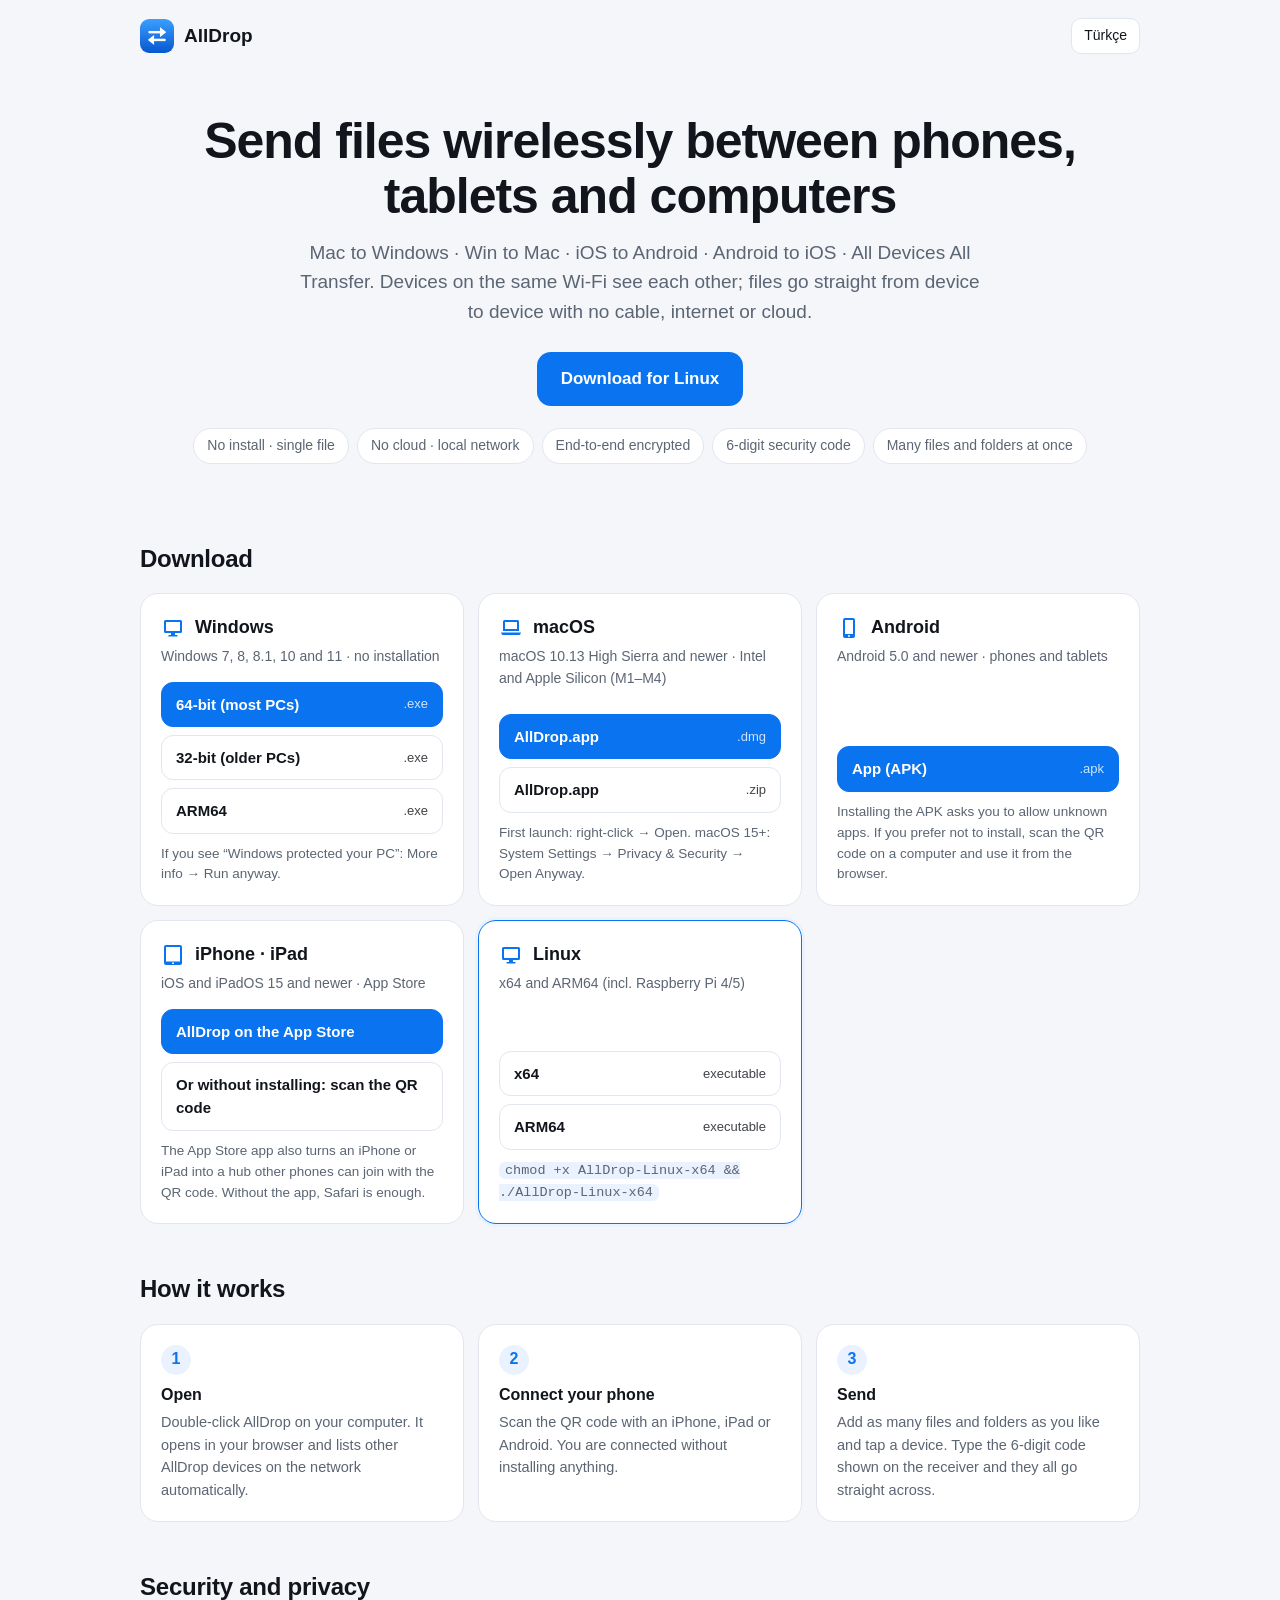
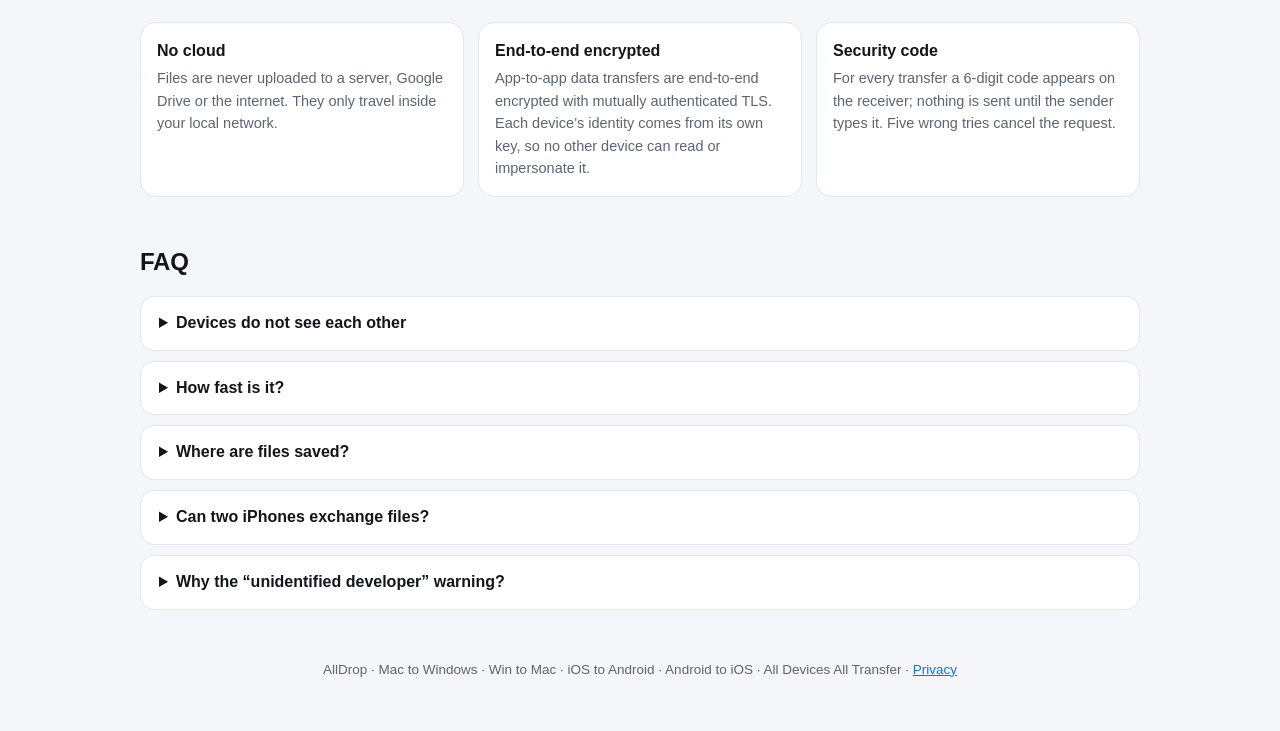
<file: docs/index.html>
<!doctype html>
<html lang="tr">
<head>
<meta charset="utf-8">
<meta name="viewport" content="width=device-width, initial-scale=1">
<title>AllDrop: All Device</title>
<meta name="description" content="Windows, Mac, Android, iPhone ve iPad arasında AirDrop gibi kablosuz dosya paylaşımı. Kurulum yok, bulut yok.">
<link rel="icon" type="image/png" href="icon-64.png">
<style>
:root {
  --bg: #f4f6fa; --card: #ffffff; --ink: #12161c; --muted: #5b6573; --line: #e2e6ee;
  --accent: #0a74f0; --accent-ink: #ffffff; --soft: #eaf2ff; --ok: #0f8a55;
}
@media (prefers-color-scheme: dark) {
  :root:not([data-theme="light"]) {
    --bg: #0e1116; --card: #161a21; --ink: #e9edf2; --muted: #9ba5b3; --line: #262d38;
    --accent: #3d95ff; --accent-ink: #ffffff; --soft: #15233a; --ok: #5fd39a;
  }
}
* { box-sizing: border-box; }
body { margin: 0; background: var(--bg); color: var(--ink); font: 16px/1.55 -apple-system, BlinkMacSystemFont, "Segoe UI", Roboto, "Helvetica Neue", Arial, sans-serif; }
a { color: var(--accent); }
.wrap { max-width: 1040px; margin: 0 auto; padding: 0 20px; }
header { display: flex; align-items: center; justify-content: space-between; padding: 18px 0; }
.logo { display: flex; align-items: center; gap: 10px; font-weight: 700; font-size: 19px; }
.logo img { width: 34px; height: 34px; border-radius: 9px; }
.lang { border: 1px solid var(--line); background: var(--card); color: var(--ink); border-radius: 10px; padding: 6px 12px; font: inherit; font-size: 14px; cursor: pointer; }
.hero { padding: 42px 0 30px; text-align: center; }
.hero h1 { font-size: clamp(30px, 5vw, 50px); line-height: 1.1; margin: 0 0 14px; letter-spacing: -.02em; }
.hero p { color: var(--muted); font-size: clamp(16px, 2.2vw, 19px); max-width: 700px; margin: 0 auto 26px; }
.cta { display: inline-flex; align-items: center; gap: 10px; background: var(--accent); color: var(--accent-ink); text-decoration: none; font-weight: 650; padding: 14px 24px; border-radius: 14px; font-size: 17px; }
.cta small { font-weight: 500; opacity: .85; }
.cta-note { color: var(--muted); font-size: 14px; margin-top: 12px; }
.pills { display: flex; flex-wrap: wrap; gap: 8px; justify-content: center; margin-top: 22px; }
.pill { border: 1px solid var(--line); background: var(--card); border-radius: 999px; padding: 6px 13px; font-size: 14px; color: var(--muted); }
h2 { font-size: 24px; margin: 46px 0 16px; letter-spacing: -.01em; }
.grid { display: grid; grid-template-columns: repeat(auto-fill, minmax(290px, 1fr)); gap: 14px; }
.card { background: var(--card); border: 1px solid var(--line); border-radius: 18px; padding: 20px; display: flex; flex-direction: column; }
.card.hl { border-color: var(--accent); box-shadow: 0 0 0 3px var(--soft); }
.card h3 { margin: 0 0 4px; font-size: 18px; display: flex; align-items: center; gap: 10px; }
.card h3 svg { width: 24px; height: 24px; color: var(--accent); flex-shrink: 0; }
.card .req { color: var(--muted); font-size: 14px; margin: 0 0 14px; }
.card .btns { display: flex; flex-direction: column; gap: 8px; margin-top: auto; }
.btn { display: flex; justify-content: space-between; align-items: center; text-decoration: none; border: 1px solid var(--line); border-radius: 12px; padding: 10px 14px; color: var(--ink); font-weight: 600; font-size: 15px; }
.btn:hover { border-color: var(--accent); }
.btn.primary { background: var(--accent); border-color: var(--accent); color: var(--accent-ink); }
.btn span { font-weight: 500; font-size: 13px; opacity: .8; }
.note { font-size: 13.5px; color: var(--muted); margin: 10px 0 0; }
.steps { counter-reset: s; display: grid; grid-template-columns: repeat(auto-fit, minmax(240px, 1fr)); gap: 14px; }
.step { background: var(--card); border: 1px solid var(--line); border-radius: 18px; padding: 20px; }
.step::before { counter-increment: s; content: counter(s); display: inline-flex; width: 30px; height: 30px; border-radius: 50%; background: var(--soft); color: var(--accent); align-items: center; justify-content: center; font-weight: 700; margin-bottom: 8px; }
.step h4 { margin: 0 0 4px; font-size: 16px; }
.step p { margin: 0; color: var(--muted); font-size: 14.5px; }
details { background: var(--card); border: 1px solid var(--line); border-radius: 14px; padding: 14px 18px; margin-bottom: 10px; }
summary { cursor: pointer; font-weight: 600; }
details p, details li { color: var(--muted); font-size: 15px; }
code { font-family: ui-monospace, SFMono-Regular, Menlo, Consolas, monospace; font-size: 13.5px; background: var(--soft); padding: 1px 6px; border-radius: 6px; }
.sec { display: grid; grid-template-columns: repeat(auto-fit, minmax(220px, 1fr)); gap: 14px; }
.sec div { background: var(--card); border: 1px solid var(--line); border-radius: 16px; padding: 16px; }
.sec b { display: block; margin-bottom: 4px; }
.sec p { margin: 0; color: var(--muted); font-size: 14.5px; }
footer { color: var(--muted); font-size: 13.5px; text-align: center; padding: 40px 0 50px; }
@media (max-width: 600px) { .wrap { padding: 0 16px; } .hero { padding-top: 22px; } }
</style>
</head>
<body>
<div class="wrap">
  <header>
    <div class="logo"><img src="icon-64.png" alt="">AllDrop</div>
    <button class="lang" id="lang" type="button">English</button>
  </header>

  <section class="hero">
    <h1 data-t="h1">Telefon, tablet ve bilgisayar arasında kablosuz dosya gönderin</h1>
    <p data-t="sub">Mac to Windows · Win to Mac · iOS to Android · Android to iOS · All Devices All Transfer. Aynı Wi-Fi'deki cihazlar birbirini görür; dosyalar kablo, internet ya da bulut olmadan doğrudan cihazdan cihaza gider.</p>
    <a class="cta" id="cta" href="#indir"><span data-t="ctaAll">İndirmeler</span></a>
    <div class="cta-note" id="ctaNote"></div>
    <div class="pills">
      <span class="pill" data-t="p1">Kurulum yok · tek dosya</span>
      <span class="pill" data-t="p2">Bulut yok · yerel ağ</span>
      <span class="pill" data-t="p3">Uçtan uca şifreli</span>
      <span class="pill" data-t="p4">6 haneli güvenlik kodu</span>
      <span class="pill" data-t="p5">Aynı anda çok sayıda dosya ve klasör</span>
    </div>
  </section>

  <h2 id="indir" data-t="dl">İndir</h2>
  <div class="grid">
    <div class="card" data-os="windows">
      <h3><svg viewBox="0 0 24 24"><path fill="currentColor" d="M4.5 4h15A1.5 1.5 0 0 1 21 5.5v10a1.5 1.5 0 0 1-1.5 1.5H14v2h2.5v1.5h-9V19H10v-2H4.5A1.5 1.5 0 0 1 3 15.5v-10A1.5 1.5 0 0 1 4.5 4zM5 6v9h14V6H5z"/></svg>Windows</h3>
      <p class="req" data-t="winReq">Windows 7, 8, 8.1, 10 ve 11 · kurulum gerektirmez</p>
      <div class="btns">
        <a class="btn primary" data-file="AllDrop-Windows-64bit.exe" href="#"><b data-t="w64">64 bit (çoğu bilgisayar)</b><span>.exe</span></a>
        <a class="btn" data-file="AllDrop-Windows-32bit.exe" href="#"><b data-t="w32">32 bit (eski bilgisayarlar)</b><span>.exe</span></a>
        <a class="btn" data-file="AllDrop-Windows-ARM64.exe" href="#"><b>ARM64</b><span>.exe</span></a>
      </div>
      <p class="note" data-t="winNote">“Windows bilgisayarınızı korudu” uyarısında: Ek bilgi → Yine de çalıştır.</p>
    </div>
    <div class="card" data-os="mac">
      <h3><svg viewBox="0 0 24 24"><path fill="currentColor" d="M5.5 4h13A1.5 1.5 0 0 1 20 5.5V15H4V5.5A1.5 1.5 0 0 1 5.5 4zM6 6v7h12V6H6zM2 16.5h20l-.6 1.6a1.5 1.5 0 0 1-1.4.9H4a1.5 1.5 0 0 1-1.4-.9L2 16.5z"/></svg>macOS</h3>
      <p class="req" data-t="macReq">macOS 10.13 High Sierra ve sonrası · Intel ve Apple Silicon (M1–M4)</p>
      <div class="btns">
        <a class="btn primary" data-file="AllDrop-macOS.dmg" href="#"><b data-t="macBtn">AllDrop.app</b><span>.dmg</span></a>
        <a class="btn" data-file="AllDrop-macOS.zip" href="#"><b>AllDrop.app</b><span>.zip</span></a>
      </div>
      <p class="note" data-t="macNote">İlk açılışta: sağ tık → Aç. macOS 15+: Sistem Ayarları → Gizlilik ve Güvenlik → Yine de Aç.</p>
    </div>
    <div class="card" data-os="android">
      <h3><svg viewBox="0 0 24 24"><path fill="currentColor" d="M8 2h8a2 2 0 0 1 2 2v16a2 2 0 0 1-2 2H8a2 2 0 0 1-2-2V4a2 2 0 0 1 2-2zm0 2v14h8V4H8zm4 15a1 1 0 1 0 0 2 1 1 0 0 0 0-2z"/></svg>Android</h3>
      <p class="req" data-t="andReq">Android 5.0 ve sonrası · telefon ve tablet</p>
      <div class="btns">
        <a class="btn primary" data-file="AllDrop-Android.apk" data-ci="1" href="#"><b data-t="apk">Uygulama (APK)</b><span>.apk</span></a>
      </div>
      <p class="note" data-t="andNote">APK yüklerken “bilinmeyen uygulamalara izin ver” istenir. Kurmak istemezseniz bilgisayardaki QR kodu okutup tarayıcıdan da kullanabilirsiniz.</p>
    </div>
    <div class="card" data-os="ios">
      <h3><svg viewBox="0 0 24 24"><path fill="currentColor" d="M5 2h14a2 2 0 0 1 2 2v16a2 2 0 0 1-2 2H5a2 2 0 0 1-2-2V4a2 2 0 0 1 2-2zm0 2v14.5h14V4H5zm7 15.3a.9.9 0 1 0 0 1.8.9.9 0 0 0 0-1.8z"/></svg>iPhone · iPad</h3>
      <p class="req" data-t="iosReq">iOS ve iPadOS 15 ve sonrası · App Store</p>
      <div class="btns">
        <a class="btn primary" id="appStore" href="#"><b data-t="iosBtn">App Store'da AllDrop</b><span data-t="soon">yakında</span></a>
        <div class="btn"><b data-t="iosWeb">Ya da kurmadan: QR kodu kamerayla okutun</b></div>
      </div>
      <p class="note" data-t="iosNote">App Store uygulaması iPhone ve iPad'i de bir merkez yapar: diğer telefonlar ona QR ile bağlanabilir. Uygulamasız kullanımda Safari yeterlidir.</p>
    </div>
    <div class="card" data-os="linux">
      <h3><svg viewBox="0 0 24 24"><path fill="currentColor" d="M4.5 4h15A1.5 1.5 0 0 1 21 5.5v10a1.5 1.5 0 0 1-1.5 1.5H14v2h2.5v1.5h-9V19H10v-2H4.5A1.5 1.5 0 0 1 3 15.5v-10A1.5 1.5 0 0 1 4.5 4zM5 6v9h14V6H5z"/></svg>Linux</h3>
      <p class="req" data-t="linReq">x64 ve ARM64 (Raspberry Pi 4/5 dahil)</p>
      <div class="btns">
        <a class="btn" data-file="AllDrop-Linux-x64" href="#"><b>x64</b><span data-t="bin">çalıştırılabilir dosya</span></a>
        <a class="btn" data-file="AllDrop-Linux-ARM64" href="#"><b>ARM64</b><span data-t="bin">çalıştırılabilir dosya</span></a>
      </div>
      <p class="note"><code>chmod +x AllDrop-Linux-x64 && ./AllDrop-Linux-x64</code></p>
    </div>
  </div>

  <h2 data-t="how">Nasıl kullanılır?</h2>
  <div class="steps">
    <div class="step"><h4 data-t="s1h">Açın</h4><p data-t="s1">Bilgisayarda AllDrop'e çift tıklayın. Tarayıcınızda AllDrop ekranı açılır; aynı ağdaki diğer AllDrop'ler kendiliğinden listelenir.</p></div>
    <div class="step"><h4 data-t="s2h">Telefonu bağlayın</h4><p data-t="s2">iPhone, iPad ya da Android ile ekrandaki QR kodu okutun. Hiçbir şey kurmadan bağlanırsınız.</p></div>
    <div class="step"><h4 data-t="s3h">Gönderin</h4><p data-t="s3">İstediğiniz kadar dosya ve klasörü listeye ekleyip bir cihaza dokunun. Alıcının ekranındaki 6 haneli kodu girince hepsi birlikte doğrudan aktarılır.</p></div>
  </div>

  <h2 data-t="secH">Güvenlik ve gizlilik</h2>
  <div class="sec">
    <div><b data-t="sec1h">Bulut yok</b><p data-t="sec1">Dosyalar hiçbir sunucuya, Google Drive'a ya da internete yüklenmez. Yalnızca yerel ağınızda dolaşır.</p></div>
    <div><b data-t="sec2h">Uçtan uca şifreli</b><p data-t="sec2">Uygulamalar arası veri aktarımı uçtan uca, karşılıklı TLS ile şifrelenir. Her cihazın kimliği kendi anahtarından türetilir; başka hiçbir cihaz onu okuyamaz ya da taklit edemez.</p></div>
    <div><b data-t="sec3h">Güvenlik kodu</b><p data-t="sec3">Her gönderimde alıcının ekranında 6 haneli bir kod çıkar; gönderen bu kodu girmeden aktarım başlamaz. Beş yanlış denemede istek iptal olur.</p></div>
  </div>

  <h2 data-t="faqH">Sık sorulanlar</h2>
  <details><summary data-t="f1q">Cihazlar birbirini görmüyor</summary><p data-t="f1a">İki cihazın da aynı Wi-Fi ağında olduğundan emin olun (misafir ağları cihazları birbirinden ayırabilir). Windows'ta Ayarlar → “Windows Güvenlik Duvarı izni ver” düğmesini kullanın. Hâlâ görünmüyorsa Ayarlar → “IP adresiyle cihaz ekle” ile karşı cihazın adresini yazın.</p></details>
  <details><summary data-t="f2q">Ne kadar hızlı?</summary><p data-t="f2a">Ağınızın izin verdiği en yüksek hızda. Uygulama tek başına saniyede yüzlerce MB aktarabiliyor; gerçek sınır Wi-Fi'nizdir. 5 GHz ya da Wi-Fi 6 ağlarda saniyede 30–100 MB tipiktir; kablolu bağlantı daha da hızlıdır.</p></details>
  <details><summary data-t="f3q">Dosyalar nereye kaydedilir?</summary><p data-t="f3a">Bilgisayarda İndirilenler/AllDrop klasörüne (Ayarlar'dan değiştirilebilir). Android'de Download/AllDrop klasörüne. iPhone/iPad'de dosyaya dokunup “İndir” dediğinizde Dosyalar uygulamasına; fotoğrafları “Aç” ile açıp Fotoğraflar'a kaydedebilirsiniz.</p></details>
  <details><summary data-t="f4q">İki iPhone arasında gönderebilir miyim?</summary><p data-t="f4a">Evet, ağda AllDrop açık bir bilgisayar ya da Android telefon olduğunda. İki iPhone da onun QR kodunu okutur ve birbirini listede görür. Aktarım yine yalnızca yerel ağ içinde olur. iPhone'lar arka planda sunucu çalıştıramadığı için bu aracı cihaz gerekir.</p></details>
  <details><summary data-t="f5q">Neden “tanınmayan geliştirici” uyarısı çıkıyor?</summary><p data-t="f5a">Uygulama ücretli Apple/Microsoft imza sertifikalarıyla imzalanmadığı için işletim sistemi ilk açılışta bir kez sorar. Kaynak kodu açıktır; dosyaların SHA-256 değerleri SHA256SUMS.txt içindedir.</p></details>

  <footer>AllDrop · <span data-t="foot">Mac to Windows · Win to Mac · iOS to Android · Android to iOS · All Devices All Transfer</span> · <a href="privacy.html" data-t="privacy">Gizlilik</a></footer>
</div>

<script>
// Set REPO to "owner/repository" to point the buttons at GitHub Releases.
// On GitHub Pages it is detected automatically; otherwise files are expected in ./downloads/.
var REPO = 'pilotmemorable/alldrop';
// App Store link (live).
var APP_STORE = 'https://apps.apple.com/app/id6830793977';
var EN = {
  h1: 'Send files wirelessly between phones, tablets and computers',
  sub: 'Mac to Windows · Win to Mac · iOS to Android · Android to iOS · All Devices All Transfer. Devices on the same Wi-Fi see each other; files go straight from device to device with no cable, internet or cloud.',
  ctaAll: 'Downloads', p1: 'No install · single file', p2: 'No cloud · local network', p3: 'End-to-end encrypted', p4: '6-digit security code', p5: 'Many files and folders at once',
  dl: 'Download', winReq: 'Windows 7, 8, 8.1, 10 and 11 · no installation', w64: '64-bit (most PCs)', w32: '32-bit (older PCs)',
  winNote: 'If you see “Windows protected your PC”: More info → Run anyway.',
  macReq: 'macOS 10.13 High Sierra and newer · Intel and Apple Silicon (M1–M4)', macBtn: 'AllDrop.app',
  macNote: 'First launch: right-click → Open. macOS 15+: System Settings → Privacy & Security → Open Anyway.',
  andReq: 'Android 5.0 and newer · phones and tablets', apk: 'App (APK)',
  andNote: 'Installing the APK asks you to allow unknown apps. If you prefer not to install, scan the QR code on a computer and use it from the browser.',
  iosReq: 'iOS and iPadOS 15 and newer · App Store', iosBtn: 'AllDrop on the App Store', soon: 'coming soon', iosWeb: 'Or without installing: scan the QR code',
  iosNote: 'The App Store app also turns an iPhone or iPad into a hub other phones can join with the QR code. Without the app, Safari is enough.',
  linReq: 'x64 and ARM64 (incl. Raspberry Pi 4/5)', bin: 'executable',
  how: 'How it works', s1h: 'Open', s1: 'Double-click AllDrop on your computer. It opens in your browser and lists other AllDrop devices on the network automatically.',
  s2h: 'Connect your phone', s2: 'Scan the QR code with an iPhone, iPad or Android. You are connected without installing anything.',
  s3h: 'Send', s3: 'Add as many files and folders as you like and tap a device. Type the 6-digit code shown on the receiver and they all go straight across.',
  secH: 'Security and privacy', sec1h: 'No cloud', sec1: 'Files are never uploaded to a server, Google Drive or the internet. They only travel inside your local network.',
  sec2h: 'End-to-end encrypted', sec2: 'App-to-app data transfers are end-to-end encrypted with mutually authenticated TLS. Each device’s identity comes from its own key, so no other device can read or impersonate it.',
  sec3h: 'Security code', sec3: 'For every transfer a 6-digit code appears on the receiver; nothing is sent until the sender types it. Five wrong tries cancel the request.',
  faqH: 'FAQ', f1q: 'Devices do not see each other',
  f1a: 'Make sure both are on the same Wi-Fi (guest networks may isolate devices). On Windows use Settings → “Allow through Windows Firewall”. If needed, use Settings → “Add a device by IP address”.',
  f2q: 'How fast is it?', f2a: 'As fast as your network allows. The app itself moves hundreds of MB per second; your Wi-Fi is the real limit. 30–100 MB/s is typical on 5 GHz or Wi-Fi 6, and wired is faster still.',
  f3q: 'Where are files saved?', f3a: 'On computers in Downloads/AllDrop (changeable in Settings). On Android in Download/AllDrop. On iPhone/iPad tap Download to save to the Files app, or Open a photo to save it to Photos.',
  f4q: 'Can two iPhones exchange files?', f4a: 'Yes, when a computer or Android phone running AllDrop is on the network: both iPhones scan its QR code and see each other. Transfers still stay inside the local network; the helper is needed because iPhones cannot run a background server.',
  f5q: 'Why the “unidentified developer” warning?', f5a: 'The app is not signed with paid Apple/Microsoft certificates, so the system asks once on first launch. The source code is open and SHA-256 checksums are in SHA256SUMS.txt.',
  foot: 'Mac to Windows · Win to Mac · iOS to Android · Android to iOS · All Devices All Transfer', privacy: 'Privacy'
};
var TR = {};
var nodes = document.querySelectorAll('[data-t]');
for (var i = 0; i < nodes.length; i++) TR[nodes[i].getAttribute('data-t')] = nodes[i].innerHTML;
var lang = (navigator.language || 'tr').toLowerCase().indexOf('tr') === 0 ? 'tr' : 'en';
try { lang = localStorage.getItem('ad_site_lang') || lang; } catch (e) {}

function base() {
  if (REPO) return 'https://github.com/' + REPO + '/releases/latest/download/';
  var h = location.hostname;
  if (/\.github\.io$/.test(h)) {
    var owner = h.split('.')[0];
    var repo = location.pathname.split('/')[1] || h;
    return 'https://github.com/' + owner + '/' + repo + '/releases/latest/download/';
  }
  return 'downloads/';
}
function detect() {
  var ua = navigator.userAgent;
  if (/iPhone|iPad|iPod/.test(ua) || (/Macintosh/.test(ua) && navigator.maxTouchPoints > 1)) return 'ios';
  if (/Android/.test(ua)) return 'android';
  if (/Windows/.test(ua)) return 'windows';
  if (/Macintosh/.test(ua)) return 'mac';
  if (/Linux|X11/.test(ua)) return 'linux';
  return '';
}
function apply() {
  var dict = lang === 'en' ? EN : TR;
  for (var i = 0; i < nodes.length; i++) {
    var k = nodes[i].getAttribute('data-t');
    if (dict[k]) nodes[i].innerHTML = dict[k];
  }
  document.documentElement.lang = lang;
  document.getElementById('lang').textContent = lang === 'en' ? 'Türkçe' : 'English';
  var os = detect(), cta = document.getElementById('cta'), note = document.getElementById('ctaNote');
  var labels = {
    windows: [lang === 'en' ? 'Download for Windows' : 'Windows için indir', 'AllDrop-Windows-64bit.exe'],
    mac: [lang === 'en' ? 'Download for Mac' : 'Mac için indir', 'AllDrop-macOS.zip'],
    android: [lang === 'en' ? 'Download for Android' : 'Android için indir', 'AllDrop-Android.apk'],
    linux: [lang === 'en' ? 'Download for Linux' : 'Linux için indir', 'AllDrop-Linux-x64']
  };
  if (labels[os]) {
    cta.innerHTML = labels[os][0];
    cta.href = base() + labels[os][1];
    note.textContent = '';
  } else if (os === 'ios') {
    cta.innerHTML = lang === 'en' ? 'AllDrop for iPhone and iPad' : 'iPhone ve iPad için AllDrop';
    cta.href = APP_STORE || '#indir';
    note.textContent = APP_STORE ? '' : (lang === 'en' ? 'Coming to the App Store. Until then, scan the QR code shown by AllDrop on another device.' : 'App Store’a geliyor. O zamana kadar başka bir cihazdaki AllDrop QR kodunu okutun.');
  }
  var cards = document.querySelectorAll('[data-os]');
  for (var c = 0; c < cards.length; c++) cards[c].className = 'card' + (cards[c].getAttribute('data-os') === os ? ' hl' : '');
  var as = document.getElementById('appStore');
  if (APP_STORE) { as.href = APP_STORE; as.querySelector('span').textContent = ''; } else { as.removeAttribute('href'); }
  var links = document.querySelectorAll('[data-file]');
  for (var l = 0; l < links.length; l++) links[l].href = base() + links[l].getAttribute('data-file');
}
document.getElementById('lang').onclick = function () {
  lang = lang === 'en' ? 'tr' : 'en';
  try { localStorage.setItem('ad_site_lang', lang); } catch (e) {}
  apply();
};
apply();
</script>
</body>
</html>
</file>
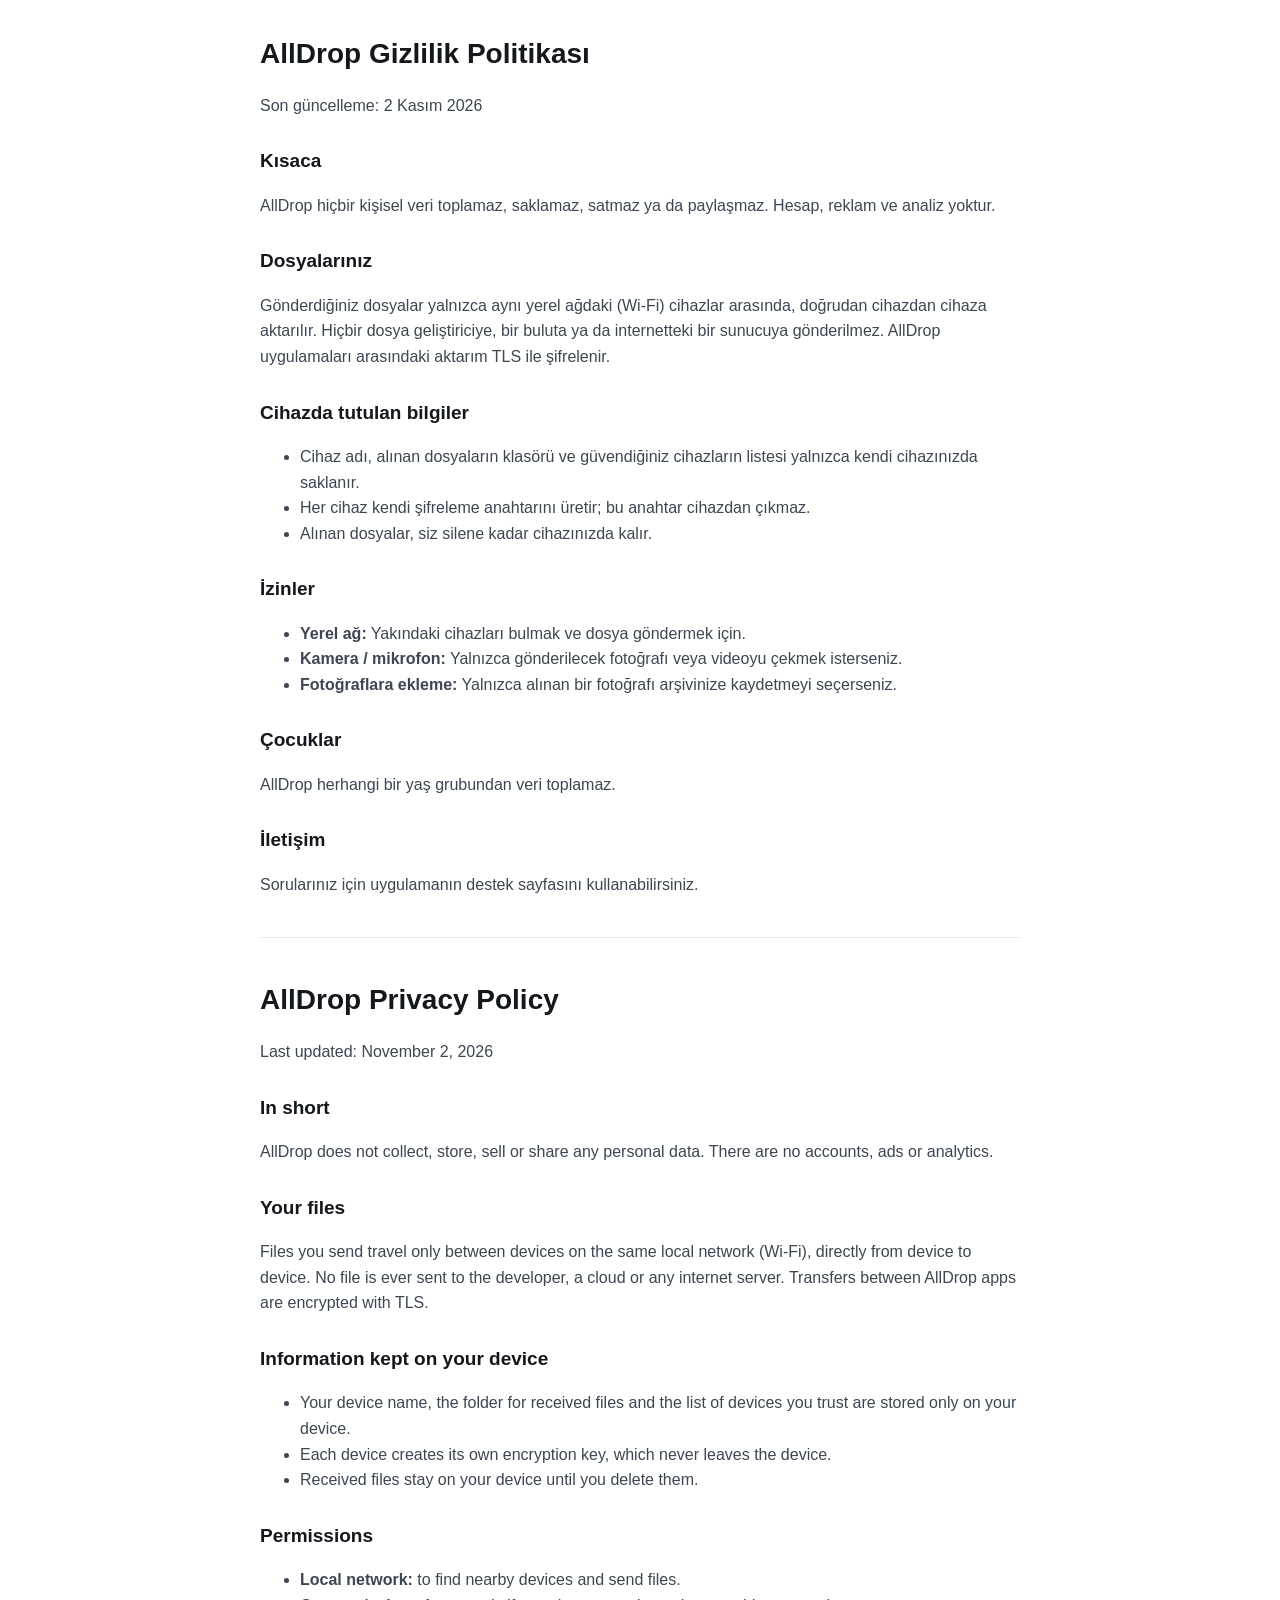
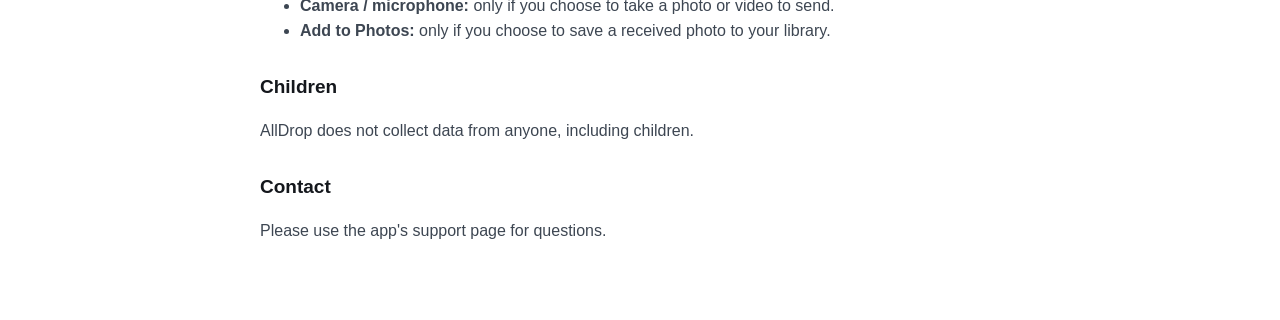
<file: docs/privacy.html>
<!doctype html>
<html lang="tr">
<head>
<meta charset="utf-8">
<meta name="viewport" content="width=device-width, initial-scale=1">
<title>AllDrop Gizlilik Politikası</title>
<style>
body { font: 16px/1.6 -apple-system, BlinkMacSystemFont, "Segoe UI", Roboto, Arial, sans-serif; max-width: 760px; margin: 0 auto; padding: 32px 20px 60px; color: #14171c; background: #fff; }
h1 { font-size: 28px; margin: 0 0 6px; } h2 { font-size: 19px; margin: 28px 0 6px; } p, li { color: #3d4652; }
hr { border: 0; border-top: 1px solid #e3e7ee; margin: 40px 0; }
@media (prefers-color-scheme: dark) { body { background: #0f1217; color: #e8ebf0; } p, li { color: #b4bcc8; } hr { border-color: #262c36; } }
</style>
</head>
<body>
<h1>AllDrop Gizlilik Politikası</h1>
<p>Son güncelleme: 2 Kasım 2026</p>
<h2>Kısaca</h2>
<p>AllDrop hiçbir kişisel veri toplamaz, saklamaz, satmaz ya da paylaşmaz. Hesap, reklam ve analiz yoktur.</p>
<h2>Dosyalarınız</h2>
<p>Gönderdiğiniz dosyalar yalnızca aynı yerel ağdaki (Wi-Fi) cihazlar arasında, doğrudan cihazdan cihaza aktarılır. Hiçbir dosya geliştiriciye, bir buluta ya da internetteki bir sunucuya gönderilmez. AllDrop uygulamaları arasındaki aktarım TLS ile şifrelenir.</p>
<h2>Cihazda tutulan bilgiler</h2>
<ul>
<li>Cihaz adı, alınan dosyaların klasörü ve güvendiğiniz cihazların listesi yalnızca kendi cihazınızda saklanır.</li>
<li>Her cihaz kendi şifreleme anahtarını üretir; bu anahtar cihazdan çıkmaz.</li>
<li>Alınan dosyalar, siz silene kadar cihazınızda kalır.</li>
</ul>
<h2>İzinler</h2>
<ul>
<li><b>Yerel ağ:</b> Yakındaki cihazları bulmak ve dosya göndermek için.</li>
<li><b>Kamera / mikrofon:</b> Yalnızca gönderilecek fotoğrafı veya videoyu çekmek isterseniz.</li>
<li><b>Fotoğraflara ekleme:</b> Yalnızca alınan bir fotoğrafı arşivinize kaydetmeyi seçerseniz.</li>
</ul>
<h2>Çocuklar</h2>
<p>AllDrop herhangi bir yaş grubundan veri toplamaz.</p>
<h2>İletişim</h2>
<p>Sorularınız için uygulamanın destek sayfasını kullanabilirsiniz.</p>
<hr>
<h1>AllDrop Privacy Policy</h1>
<p>Last updated: November 2, 2026</p>
<h2>In short</h2>
<p>AllDrop does not collect, store, sell or share any personal data. There are no accounts, ads or analytics.</p>
<h2>Your files</h2>
<p>Files you send travel only between devices on the same local network (Wi-Fi), directly from device to device. No file is ever sent to the developer, a cloud or any internet server. Transfers between AllDrop apps are encrypted with TLS.</p>
<h2>Information kept on your device</h2>
<ul>
<li>Your device name, the folder for received files and the list of devices you trust are stored only on your device.</li>
<li>Each device creates its own encryption key, which never leaves the device.</li>
<li>Received files stay on your device until you delete them.</li>
</ul>
<h2>Permissions</h2>
<ul>
<li><b>Local network:</b> to find nearby devices and send files.</li>
<li><b>Camera / microphone:</b> only if you choose to take a photo or video to send.</li>
<li><b>Add to Photos:</b> only if you choose to save a received photo to your library.</li>
</ul>
<h2>Children</h2>
<p>AllDrop does not collect data from anyone, including children.</p>
<h2>Contact</h2>
<p>Please use the app's support page for questions.</p>
</body>
</html>
</file>
